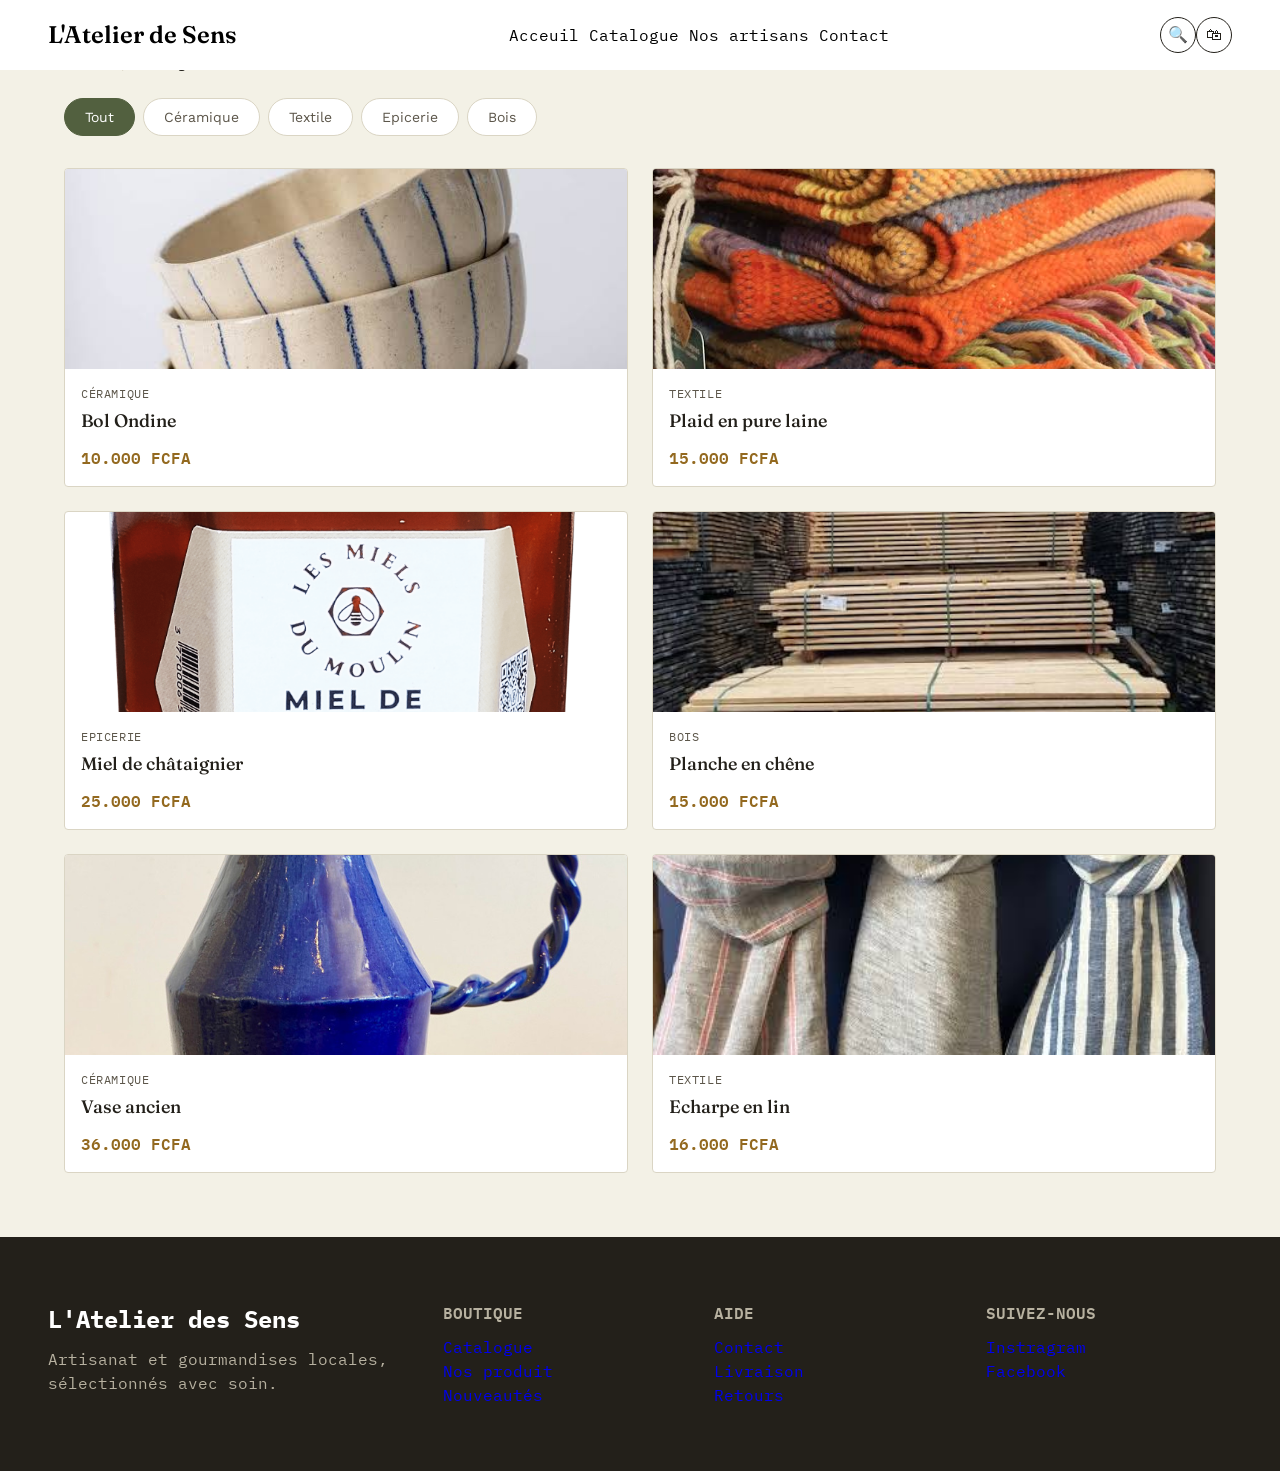
<file: catalogue.html>
<!doctype html>
<html lang="fr">
  <head>
    <meta charset="UTF-8" />
    <meta name="viewport" content="width=device-width, initial-scale=1.0" />
    <title>Catalogue</title>
    <link rel="preconnect" href="https://fonts.googleapis.com" />
    <link
      href="https://fonts.googleapis.com/css2?family=Fraunces:opsz,wght@9..144,400;9..144,500;9..144,600&family=Work+Sans:wght@400;500;600&family=IBM+Plex+Mono:wght@500&display=swap"
      rel="stylesheet"
    />

    <link rel="stylesheet" href="css/catalogue.css" />
    <link rel="stylesheet" href="css/header.css" />
  </head>
  <body class="site">
    <!-- Début en tête de la page : Grasty Ghyvet SAMBA DINAULT -->
    <header class="header-site">
      <div class="logo">
        <a href="index.html">L'Atelier de Sens</a>
      </div>
      <nav>
        <ul class="nav-bar">
          <li><a href="index.html">Acceuil</a></li>
          <li><a href="catalogue.html">Catalogue</a></li>
          <li><a href="produit.html">Nos artisans</a></li>
          <li><a href="#">Contact</a></li>
        </ul>
      </nav>
      <div class="header-actions">
        <div class="action-btn">🔍</div>
        <div class="action-btn">🛍</div>
      </div>
    </header>
    <!-- Fin en tête de la page : Grasty Ghyvet SAMBA DINAULT -->

    <main class="container">
      <section class="breadcrumb" aria-label="fil d'Ariane">
        <a href="index.html">Accueil</a>
        <span class="sep" aria-hidden="true">/</span>
        <span class="current" aria-current="page">Catalogue</span>
      </section>

      <section aria-label="Catalogue des produits">
        <h1 class="visually-hidden">Notre Catalogue</h1>
        <div class="catalog-toolbar">
          <button class="chip active">Tout</button>
          <button class="chip">Céramique</button>
          <button class="chip">Textile</button>
          <button class="chip">Epicerie</button>
          <button class="chip">Bois</button>
        </div>

        <div class="catalog-grid">
          <article class="card">
            <img src="images/bol-ondine.jfif" alt="Bol Ondine" />
            <div class="card-body">
              <p class="cat">Céramique</p>
              <h3>Bol Ondine</h3>
              <p class="price-tag">10.000 FCFA</p>
            </div>
          </article>

          <article class="card">
            <img src="images/plaid-merinos.jfif" alt="Plaid en pure laine" />
            <div class="card-body">
              <p class="cat">Textile</p>
              <h3>Plaid en pure laine</h3>
              <p class="price-tag">15.000 FCFA</p>
            </div>
          </article>

          <article class="card">
            <img src="images/miel-chataignier.png" alt="Miel de châtaignier" />
            <div class="card-body">
              <p class="cat">Epicerie</p>
              <h3>Miel de châtaignier</h3>
              <p class="price-tag">25.000 FCFA</p>
            </div>
          </article>

          <article class="card">
            <img src="images/planche-chene.jfif" alt="Planche en chêne" />
            <div class="card-body">
              <p class="cat">Bois</p>
              <h3>Planche en chêne</h3>
              <p class="price-tag">15.000 FCFA</p>
            </div>
          </article>

          <article class="card">
            <img src="images/vase-anse.jpg" alt="Vase ancien" />
            <div class="card-body">
              <p class="cat">Céramique</p>
              <h3>Vase ancien</h3>
              <p class="price-tag">36.000 FCFA</p>
            </div>
          </article>

          <article class="card">
            <img src="images/echarpe-lin.jfif" alt="Echarpe en lin" />
            <div class="card-body">
              <p class="cat">Textile</p>
              <h3>Echarpe en lin</h3>
              <p class="price-tag">16.000 FCFA</p>
            </div>
          </article>
        </div>
      </section>
    </main>
       <!-- Début pied de la page : Grasty Ghyvet SAMBA DINAULT -->
    <footer>
      <section class="footer-item">
        <h2>L'Atelier des Sens</h2>
        <p class="link-footer bagde">
          Artisanat et gourmandises locales,<br />
          sélectionnés avec soin.
        </p>
      </section>
      <section class="footer-item link-footer">
        <p class="bold">BOUTIQUE</p>
        <ul class="footer-item-list link-footer">
          <li><a href="catalogue.html" class="bagde">Catalogue</a></li>
          <li><a href="produit.html" class="bagde">Nos produit</a></li>
          <li><a href="catalogue.html" class="bagde">Nouveautés</a></li>
        </ul>
      </section>
      <section class="footer-item link-footer">
        <p class="bold">AIDE</p>
        <ul footer-item-list>
          <li><a href="#" class="bagde">Contact</a></li>
          <li><a href="#" class="bagde">Livraison</a></li>
          <li><a href="#" class="bagde">Retours</a></li>
        </ul>
      </section>
      <section class="footer-item link-footer">
        <p class="bold">SUIVEZ-NOUS</p>
        <ul footer-item-list>
          <li><a href="#" class="bagde">Instragram</a></li>
          <li><a href="#" class="bagde">Facebook</a></li>
        </ul>
      </section>
    </footer>
    <!-- Fin pied de la page : Grasty Ghyvet SAMBA DINAULT -->
  </body>
  </body>
</html>
</file>
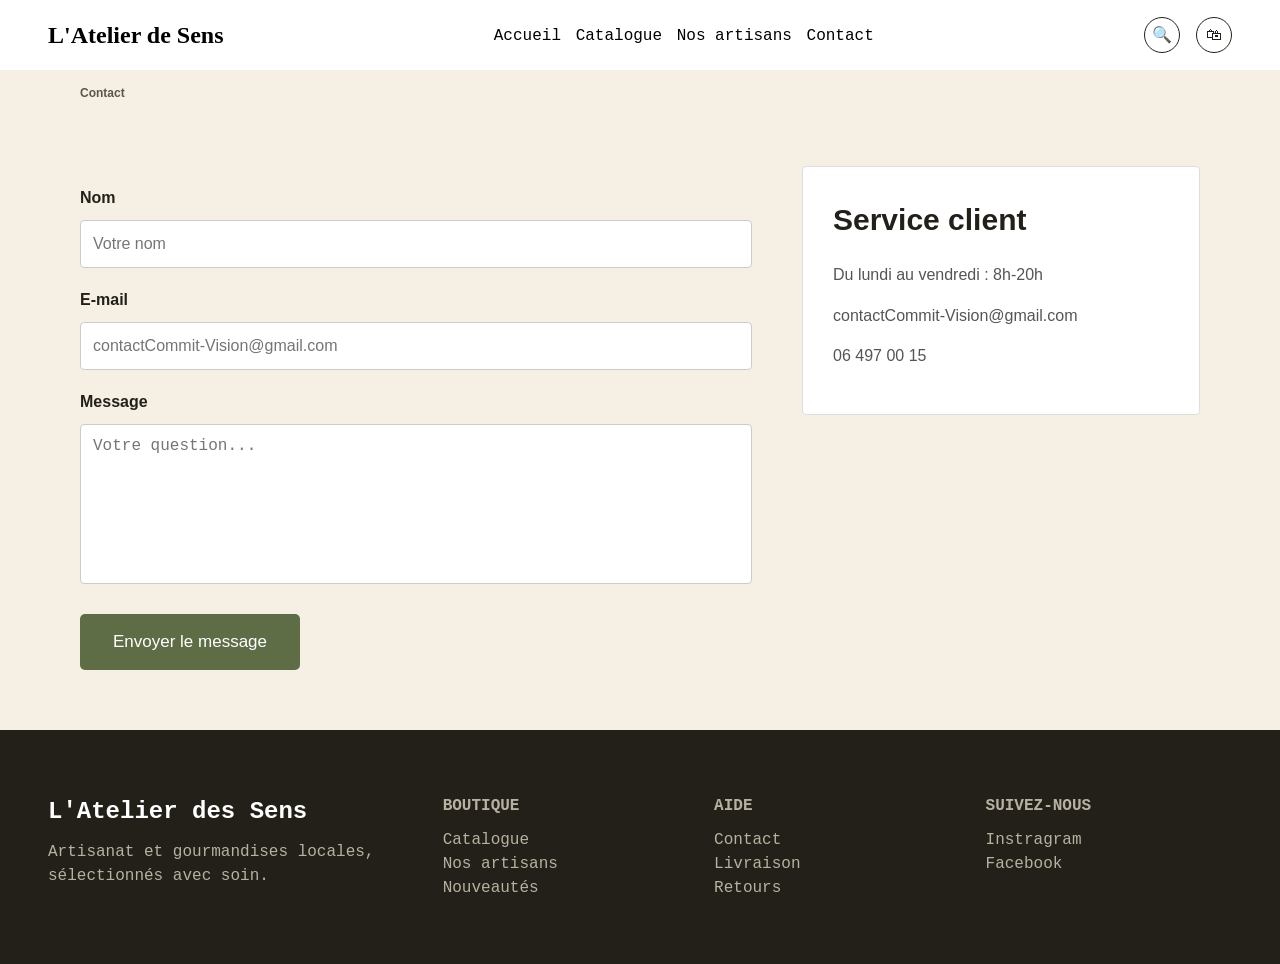
<file: contact.html>
<!DOCTYPE html>
<html lang="fr">

<head>
    <meta charset="UTF-8">
    <meta name="viewport" content="width=device-width, initial-scale=1.0">

    <title>Contact | L'Atelier des Sens</title>

  <link rel="stylesheet" href="contact.css">
  <link rel="stylesheet" href="css/header.css">
  <link rel="stylesheet" href="css/produit.css">

</head>

<body>

     <header class="header-site">
      <div class="logo">
        <a href="#">L'Atelier de Sens</a>
      </div>
      <nav>
        <ul class="nav-bar">
        <li><a href="index.html">Accueil</a></li>
        <li><a href="catalogue.html">Catalogue</a></li>
        <li><a href="artisans.html">Nos artisans</a></li>
         <li><a href="contact.html">Contact</a></li>
        </ul>
      </nav>
      <div class="header-actions">
        <div class="action-btn">🔍</div>
        <div class="action-btn">🛍</div>
      </div>
    </header>


    <main class="contact-page">


        <div class="breadcrumb">

            <strong>Contact</strong>
        </div>

        <section class="contact-container">


            <article class="contact-form">

                <form>

                    <label for="nom">Nom</label>

                    <input
                        type="text"
                        id="nom"
                        placeholder="Votre nom"
                        required>

                    <label for="email">E-mail</label>

                    <input
                        type="email"
                        id="email"
                        placeholder="contactCommit-Vision@gmail.com"
                        required>

                    <label for="message">Message</label>

                    <textarea
                        id="message"
                        rows="8"
                        placeholder="Votre question..."
                        required></textarea>

                    <button type="submit">
                        Envoyer le message
                    </button>

                </form>

            </article>

            

            <aside class="contact-info">

                <h2>Service client</h2>

                <p>Du lundi au vendredi : 8h-20h</p>

                <p>contactCommit-Vision@gmail.com</p>

                <p>06 497 00 15</p>

            </aside>

        </section>

    </main>

    <footer>
      <section class="footer-item">
        <h2>L'Atelier des Sens</h2>
        <p class="link-footer bagde">
          Artisanat et gourmandises locales,<br />
          sélectionnés avec soin.
        </p>
      </section>
      <section class="footer-item link-footer">
        <p class="bold">BOUTIQUE</p>
        <ul class="footer-item-list link-footer">
          <li><a href="#" class="bagde">Catalogue</a></li>
          <li><a href="#" class="bagde">Nos artisans</a></li>
          <li><a href="#" class="bagde">Nouveautés</a></li>
        </ul>
      </section>
      <section class="footer-item link-footer">
        <p class="bold">AIDE</p>
        <ul footer-item-list>
          <li><a href="#" class="bagde">Contact</a></li>
          <li><a href="#" class="bagde">Livraison</a></li>
          <li><a href="#" class="bagde">Retours</a></li>
        </ul>
      </section>
      <section class="footer-item link-footer">
        <p class="bold">SUIVEZ-NOUS</p>
        <ul footer-item-list>
          <li><a href="#" class="bagde">Instragram</a></li>
          <li><a href="#" class="bagde">Facebook</a></li>
        </ul>
      </section>
    </footer>

</body>

</html>
</file>
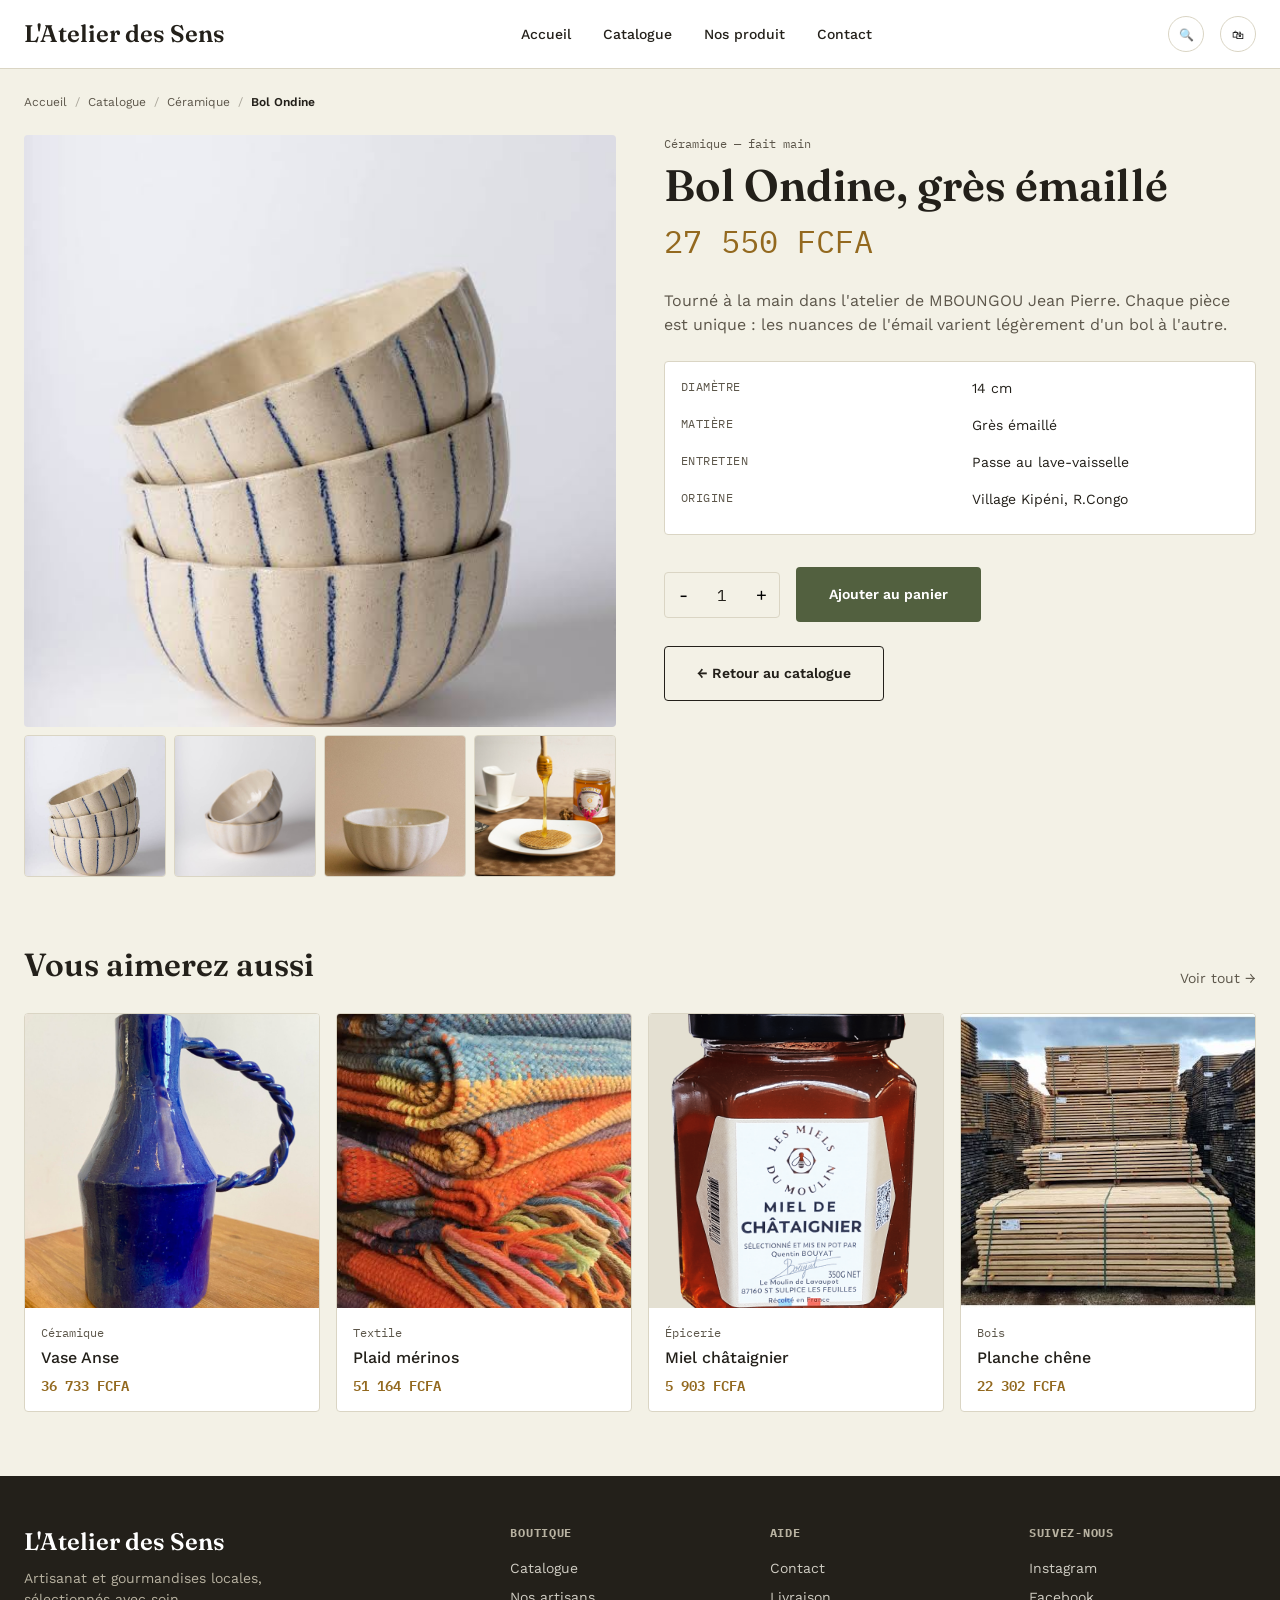
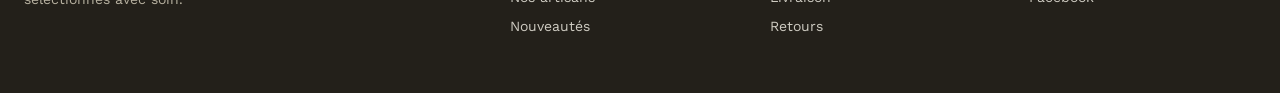
<file: produit.html>
<!doctype html>
<html lang="fr">
  <head>
    <meta charset="UTF-8" />
    <meta name="viewport" content="width=device-width, initial-scale=1.0" />
    <title>Produit — L'Atelier des Sens</title>
    <link rel="preconnect" href="https://fonts.googleapis.com" />
    <link rel="preconnect" href="https://fonts.gstatic.com" crossorigin />
    <link
      href="https://fonts.googleapis.com/css2?family=Fraunces:opsz,wght@9..144,400;9..144,500;9..144,600&family=Work+Sans:wght@400;500;600&family=IBM+Plex+Mono:wght@500&display=swap"
      rel="stylesheet"
    />
    <link rel="stylesheet" href="css/produit.css" />
  </head>
  <body>
    <!-- ============ HEADER ============ -->
    <header class="site-header">
      <div class="container">
        <div class="logo">L'Atelier des Sens</div>
        <nav class="main-nav" aria-label="Navigation principale">
          <ul>
            <li><a href="index.html">Accueil</a></li>
            <li><a href="catalogue.html">Catalogue</a></li>
            <li><a href="produit.html">Nos produit</a></li>
            <li><a href="#">Contact</a></li>
          </ul>
        </nav>
        <div class="header-actions">
          <button class="icon-btn" aria-label="Rechercher">🔍</button>
          <button class="icon-btn" aria-label="Panier">🛍</button>
          <button
            class="burger-btn"
            aria-expanded="false"
            aria-label="Ouvrir le menu"
          >
            ☰
          </button>
        </div>
      </div>
    </header>

    <main class="container">
      <nav class="breadcrumb" aria-label="Fil d'Ariane">
        <a href="index.html">Accueil</a><span class="sep">/</span>
        <a href="catalogue.html">Catalogue</a><span class="sep">/</span>
        <a href="catalogue.html?cat=ceramique">Céramique</a
        ><span class="sep">/</span>
        <span class="current" aria-current="page">Bol Ondine</span>
      </nav>

      <!-- ============ FICHE PRODUIT ============ -->
      <article class="product-detail">
        <!-- Galerie en Grid -->
        <div class="product-gallery">
          <div class="gallery-main">
            <img
              src="images/bol-ondine.jfif"
              alt="Bol Ondine en grès émaillé, vue de face sur fond clair"
              loading="lazy"
            />
          </div>
          <div class="gallery-thumbs">
            <img
              src="images/bol-ondine.jfif"
              alt="Bol Ondine, vue de dessus"
              loading="lazy"
            />
            <img
              src="img/bol-gres-card.jpg"
              alt="Bol Ondine, détail de l'émail"
              loading="lazy"
            />
            <img
              src="img/bol-gres-hero-img.jpg"
              alt="Bol Ondine posé sur une table en bois"
              loading="lazy"
            />
            <img
              src="img/miel.jpg"
              alt="du miel naturel non filtré"
              loading="lazy"
            />
          </div>
        </div>

        <!-- Infos produit -->
        <div class="product-info">
          <p class="cat">Céramique — fait main</p>
          <h1>Bol Ondine, grès émaillé</h1>
          <p class="price">27 550 FCFA</p>
          <p class="desc">
            Tourné à la main dans l'atelier de MBOUNGOU Jean Pierre. Chaque
            pièce est unique : les nuances de l'émail varient légèrement d'un
            bol à l'autre.
          </p>

          <dl class="product-specs">
            <dt>Diamètre</dt>
            <dd>14 cm</dd>
            <dt>Matière</dt>
            <dd>Grès émaillé</dd>
            <dt>Entretien</dt>
            <dd>Passe au lave-vaisselle</dd>
            <dt>Origine</dt>
            <dd>Village Kipéni, R.Congo</dd>
          </dl>

          <div class="product-actions">
            <div class="qty">
              <button type="button" aria-label="Diminuer la quantité">-</button>
              <span>1</span>
              <button type="button" aria-label="Augmenter la quantité">
                +
              </button>
            </div>
            <a href="#" class="btn btn-primary">Ajouter au panier</a>
          </div>

          <a href="catalogue.html" class="btn btn-outline"
            >← Retour au catalogue</a
          >
        </div>
      </article>

      <!-- ============ PRODUITS SIMILAIRES ============ -->
      <section class="section">
        <div class="section-head">
          <h2>Vous aimerez aussi</h2>
          <a href="catalogue.html">Voir tout →</a>
        </div>
        <div class="related-grid">
          <article class="card">
            <img
              src="images/vase-anse.jpg"
              alt="Vase Anse en grès"
              loading="lazy"
            />
            <div class="card-body">
              <p class="cat">Céramique</p>
              <h3>Vase Anse</h3>
              <p class="price-tag">36 733 FCFA</p>
            </div>
          </article>
          <article class="card">
            <img
              src="images/plaid-merinos.jfif"
              alt="Plaid en laine mérinos plié"
              loading="lazy"
            />
            <div class="card-body">
              <p class="cat">Textile</p>
              <h3>Plaid mérinos</h3>
              <p class="price-tag">51 164 FCFA</p>
            </div>
          </article>
          <article class="card">
            <img
              src="images/miel-chataignier.png"
              alt="Pot de miel de châtaignier"
              loading="lazy"
            />
            <div class="card-body">
              <p class="cat">Épicerie</p>
              <h3>Miel châtaignier</h3>
              <p class="price-tag">5 903 FCFA</p>
            </div>
          </article>
          <article class="card">
            <img
              src="images/planche-chene.jfif"
              alt="Planche à découper en chêne massif"
              loading="lazy"
            />
            <div class="card-body">
              <p class="cat">Bois</p>
              <h3>Planche chêne</h3>
              <p class="price-tag">22 302 FCFA</p>
            </div>
          </article>
        </div>
      </section>
    </main>

    <!-- ============ FOOTER ============ -->
    <footer class="site-footer">
      <div class="container footer-grid">
        <div>
          <div class="logo">L'Atelier des Sens</div>
          <p>Artisanat et gourmandises locales, sélectionnés avec soin.</p>
        </div>
        <div>
          <h4>Boutique</h4>
          <ul>
            <li>Catalogue</li>
            <li>Nos artisans</li>
            <li>Nouveautés</li>
          </ul>
        </div>
        <div>
          <h4>Aide</h4>
          <ul>
            <li>Contact</li>
            <li>Livraison</li>
            <li>Retours</li>
          </ul>
        </div>
        <div>
          <h4>Suivez-nous</h4>
          <ul>
            <li>Instagram</li>
            <li>Facebook</li>
          </ul>
        </div>
      </div>
    </footer>
  </body>
</html>
</file>
<file: css/catalogue.css>
:root {
  --color-bg: #f3f1e6;
  --color-surface: #ffffff;
  --color-ink: #23201a;
  --color-ink-soft: #5c564a;
  --color-primary: #52603f;
  --color-primary-dark: #3b4630;
  --color-accent: #b9862e;
  --color-accent-dark: #93691f;
  --color-line: #dad5c4;
  --color-danger: #8c3b3b;

  --fs-xs: 0.75rem;
  --fs-sm: 0.875rem;
  --fs-base: 1rem;
  --fs-md: 1.125rem;
  --fs-lg: 1.5rem;
  --fs-xl: 2rem;
  --fs-2xl: 2.75rem;
  --fs-3xl: 3.5rem;

  --font-display: "Fraunces", serif;
  --font-body: "Work Sans", sans-serif;
  --font-mono: "IBM Plex Mono", monospace;

  --sp-1: 4px;
  --sp-2: 8px;
  --sp-3: 16px;
  --sp-4: 24px;
  --sp-5: 32px;
  --sp-6: 48px;
  --sp-7: 64px;
  --sp-8: 96px;

  --container: 1200px;
}
*,
*::before,
*::after {
  box-sizing: border-box;
  margin: 0;
  padding: 0;
}

body {
  background-color: var(--color-bg);
  color: var(--color-ink);
  font-family: var(--font-body);
  font-size: var(--fs-base);
  line-height: 1.5;
}

img {
  max-width: 100%;
  display: block;
}

.container {
  max-width: var(--container);
  margin-inline: auto;
  margin-top: 2rem;
  padding-inline: 24px;
}

.visually-hidden {
  position: absolute;
  width: 1px;
  height: 1px;
  padding: 0;
  margin: -1px;
  overflow: hidden;
  clip: rect(0, 0, 0, 0);
  white-space: nowrap;
  border: 0;
}

.breadcrumb {
  display: flex;
  align-items: center;
  gap: var(--sp-2);
  font-size: var(--fs-xs);
  font-family: var(--font-mono);
  padding-block: var(--sp-4);
}
.breadcrumb a {
  color: var(--color-ink-soft);
  text-decoration: none;
}
.breadcrumb a:hover {
  color: var(--color-primary);
  text-decoration: underline;
}
.breadcrumb .sep {
  color: var(--color-line);
}
.breadcrumb .current {
  color: var(--color-ink);
}

.catalog-toolbar {
  display: flex;
  flex-wrap: wrap;
  gap: var(--sp-2);
  margin-bottom: var(--sp-5);
}
.chip {
  display: inline-block;
  /* padding: var(--sp-2) var(--SP-4); */
  padding: 10px 20px;
  background-color: var(--color-surface);
  border: 1px solid var(--color-line);
  border-radius: 20px;
  font-size: var(--fs-sm);
  font-family: var(--ff-body);
  color: var(--color-ink-soft);
  cursor: pointer;
  transition: all 0.2s ease;
}
.chip.active,
.chip:hover {
  background-color: var(--color-primary);
  color: #ffffff;
  border-color: var(--color-primary);
}

.catalog-grid {
  display: grid;
  grid-template-columns: repeat(auto-fill, minmax(220px, 1fr));
  gap: var(--sp-4);
  margin-bottom: var(--sp-7);
}

.card {
  background: var(--color-surface);
  border: 1px solid var(--color-line);
  border-radius: 4px;
  display: flex;
  flex-direction: column;
  overflow: hidden;
  text-decoration: none;
  color: inherit;
  transition:
    transform 0.2s ease,
    box-shadow 0.15s ease;
}
.card:hover {
  transform: translateY(-2px);
  box-shadow: 0 4px 12px rgba(35, 32, 26, 0.1);
}
.card img {
  width: 100%;
  aspect-ratio: 1 / 1;
  object-fit: cover;
}
.card-body {
  padding: var(--sp-3);
  display: flex;
  flex-direction: column;
  gap: var(--sp-1);
}
.card .cat {
  font-size: var(--fs-xs);
  font-family: var(--font-mono);
  color: var(--color-ink-soft);
  text-transform: uppercase;
  letter-spacing: 0.05em;
}
.card h3 {
  font-family: var(--font-display);
  font-size: var(--fs-md);
  color: var(--color-ink);
  margin: 0;
  font-weight: 500;
}
.card .price-tag {
  font-family: var(--font-mono);
  font-weight: 600;
  color: var(--color-accent-dark);
  margin-top: var(--sp-2);
  font-size: var(--fs-base);
}

/* -----------media querries Karene Moussounda------------ */
@media (min-width: 768px) {
  .catalog-grid {
    grid-template-columns: repeat(2, 1fr);
  }
  .card img {
    width: 100%;
    height: 200px;
    object-fit: cover;
    display: block;
  }
}
</file>
<file: css/header.css>
* {
  list-style: none;
  text-decoration: none;
}

header a {
  color: black;
}

.header-site {
  display: flex;
  justify-content: space-between;
  align-items: center;
  flex-wrap: wrap;
  padding-inline: var(--sp-6);
  background-color: var(--color-surface);
  min-height: 70px;
  width: 100%;
  position: fixed;
  top: 0;
  z-index: 100;
}

.logo a {
  font-family: var(--font-display);
  font-size: var(--fs-lg);
  font-weight: 600;
}

.nav-bar {
  width: 380px;
  display: flex;
  justify-content: space-between;
}

.nav-bar li a {
  font-size: var(--fs-size-sm);
  font-family: var(--font-mono);
}

.header-actions {
  display: flex;
  gap: var(--fs-size-sm);
}

.action-btn {
  width: 36px;
  height: 36px;
  display: flex;
  align-items: center;
  justify-content: center;
  border: 1px solid var(--color-ink);
  border-radius: 100px;
}

/*Footer*/
footer {
  display: grid;
  grid-template-columns: repeat(2, 1fr);
  gap: 25px;
  padding: var(--sp-7) var(--sp-6);
  background-color: var(--color-ink);
  color: var(--color-surface);
}

.footer-item {
  display: flex;
  flex-direction: column;
  gap: 10px;
  font-family: var(--font-mono);
}

.footer-item-list {
  display: flex;
  flex-direction: column;
}

.link-footer {
  color: #b7b1a0;
}

.bold {
  font-weight: 600;
}

.bagde {
  font-size: var(--fs-size-sm);
}

/*Tablette*/
@media (min-width: 768px) {
  footer {
    grid-template-columns: 1.5fr repeat(3, 1fr);
  }
}
</file>
<file: contact.css>
/* Fond */

.contact-page{

    background:#F5F0E3;

    padding:60px 80px;

}


/* Fil d'Ariane */

.breadcrumb{

    margin-bottom:40px;

    font-size:15px;

}

.breadcrumb a{

    text-decoration:none;

    color:#6d6d6d;

}

.breadcrumb span{

    margin:0 8px;

}


/* Mise en page */

.contact-container{

    display:flex;

    justify-content:space-between;

    gap:50px;

    align-items:flex-start;

}


/* Formulaire */

.contact-form{

    flex:2;

}

.contact-form form{

    display:flex;

    flex-direction:column;

}

.contact-form label{

    font-weight:bold;

    margin-bottom:10px;

    margin-top:20px;

}

.contact-form input{

    height:48px;

    padding:12px;

    border:1px solid #ccc;

    border-radius:4px;

    font-size:16px;

}

.contact-form textarea{

    height:160px;

    padding:12px;

    border:1px solid #ccc;

    border-radius:4px;

    resize:none;

    font-size:16px;

}

.contact-form button{

    width:220px;

    margin-top:30px;

    padding:18px;

    border:none;

    border-radius:5px;

    background:#5F6D47;

    color:white;

    font-size:17px;

    cursor:pointer;

    transition:.3s;

}

.contact-form button:hover{

    background:#495437;

}


/* Carte */

.contact-info{

    flex:1;

    background:white;

    border:1px solid #ddd;

    padding:30px;

    border-radius:4px;

}

.contact-info h2{

    margin-bottom:20px;

    font-size:30px;

}

.contact-info p{

    margin-bottom:15px;

    color:#555;

    line-height:1.6;

}

/* Tablette */

@media (max-width:768px){

.contact-container{

flex-direction:column;

}

.contact-form{

width:100%;

}

.contact-info{

width:100%;

}

.contact-form button{

width:100%;

}

}


/* Mobile */

@media (max-width:375px){

.contact-page{

padding:30px 20px;

}

.contact-info{

padding:20px;

}

}
</file>
<file: css/produit.css>
/* =========================================================
   VARIABLES — charte graphique
   ========================================================= */
:root{
  --color-bg:            #F3F1E6;
  --color-surface:       #FFFFFF;
  --color-ink:           #23201A;
  --color-ink-soft:      #5C564A;
  --color-primary:       #52603F;
  --color-primary-dark:  #3B4630;
  --color-accent:        #B9862E;
  --color-accent-dark:   #93691F;
  --color-line:          #DAD5C4;
  --color-danger:        #8C3B3B;

  --font-display: 'Fraunces', serif;
  --font-body: 'Work Sans', sans-serif;
  --font-mono: 'IBM Plex Mono', monospace;

  --fs-xs: 0.75rem;
  --fs-sm: 0.875rem;
  --fs-base: 1rem;
  --fs-md: 1.125rem;
  --fs-lg: 1.5rem;
  --fs-xl: 2rem;
  --fs-2xl: 2.75rem;

  --sp-1: 4px;
  --sp-2: 8px;
  --sp-3: 16px;
  --sp-4: 24px;
  --sp-5: 32px;
  --sp-6: 48px;
  --sp-7: 64px;

  --radius: 4px;
  --container: 1200px;
  --shadow: 0 2px 8px rgba(35,32,26,0.08);
}

*{ box-sizing:border-box; margin:0; padding:0; }
body{
  background:var(--color-bg);
  color:var(--color-ink);
  font-family:var(--font-body);
  font-size:var(--fs-base);
  line-height:1.5;
  overflow-x:hidden;
}
img{ max-width:100%; display:block; background:#e4e0d2; height:auto; }
a{ color:inherit; text-decoration:none; }
ul{ list-style:none; }

.container{
  max-width:var(--container);
  margin-inline:auto;
  padding-inline:var(--sp-4);
}

/* =========================================================
   HEADER — Flexbox
   ========================================================= */
header.site-header{
  background:var(--color-surface);
  border-bottom:1px solid var(--color-line);
}
.site-header .container{
  display:flex;
  align-items:center;
  justify-content:space-between;
  gap:var(--sp-4);
  padding-block:var(--sp-3);
}
.logo{
  font-family:var(--font-display);
  font-size:var(--fs-lg);
  font-weight:600;
  flex-shrink:0;
}
.main-nav ul{
  display:flex;
  gap:var(--sp-5);
  font-size:var(--fs-sm);
  font-weight:500;
}
.main-nav a:hover{ color:var(--color-accent-dark); }
.header-actions{
  display:flex;
  align-items:center;
  gap:var(--sp-3);
  flex-shrink:0;
}
.icon-btn{
  width:36px; height:36px;
  display:flex; align-items:center; justify-content:center;
  border:1px solid var(--color-line);
  border-radius:100px;
  font-family:var(--font-mono);
  font-size:var(--fs-xs);
  cursor:pointer;
  background:transparent;
  transition:background 0.2s ease;
}
.icon-btn:hover{
  background:var(--color-bg);
}

/* Bouton burger — masqué par défaut */
.burger-btn{
  display:none;
  width:36px; height:36px;
  align-items:center; justify-content:center;
  background:none; border:1px solid var(--color-line); border-radius:100px;
  font-size:var(--fs-md); cursor:pointer;
}
.burger-btn:hover{
  background:var(--color-bg);
}

/* =========================================================
   FIL D'ARIANE — Flexbox
   ========================================================= */
.breadcrumb{
  display:flex;
  align-items:center;
  flex-wrap:wrap;
  gap:var(--sp-2);
  font-size:var(--fs-xs);
  color:var(--color-ink-soft);
  padding-block:var(--sp-4);
}
.breadcrumb .sep{ opacity:.5; }
.breadcrumb .current{ color:var(--color-ink); font-weight:600; }

/* =========================================================
   FICHE PRODUIT — Flexbox + Grid
   ========================================================= */
.product-detail{
  display:flex;
  gap:var(--sp-6);
  padding-bottom:var(--sp-7);
}

/* Galerie en Grid */
.product-gallery{
  flex:1 1 50%;
  min-width:0;
  display:grid;
  grid-template-columns:1fr;
  gap:var(--sp-2);
}
.gallery-main{
  background:var(--color-surface);
  border-radius:var(--radius);
  overflow:hidden;
}
.gallery-main img{
  width:100%;
  aspect-ratio:1/1;
  object-fit:cover;
  display:block;
}
.gallery-thumbs{
  display:grid;
  grid-template-columns:repeat(4, 1fr);
  gap:var(--sp-2);
}
.gallery-thumbs img{
  width:100%;
  aspect-ratio:1/1;
  object-fit:cover;
  border-radius:var(--radius);
  border:1px solid var(--color-line);
  cursor:pointer;
  transition:border-color 0.2s ease;
}
.gallery-thumbs img:hover{
  border-color:var(--color-accent);
}

.product-info{
  flex:1 1 50%;
  min-width:0;
  display:flex;
  flex-direction:column;
}
.product-info .cat{
  font-family:var(--font-mono);
  font-size:var(--fs-xs);
  color:var(--color-ink-soft);
}
.product-info h1{
  font-family:var(--font-display);
  font-size:var(--fs-2xl);
  font-weight:600;
  line-height:1.1;
  margin-block:var(--sp-2);
}
.product-info .price{
  font-family:var(--font-mono);
  font-size:var(--fs-xl);
  color:var(--color-accent-dark);
  margin-bottom:var(--sp-4);
}
.product-info .desc{
  color:var(--color-ink-soft);
  max-width:60ch;
  margin-bottom:var(--sp-4);
}

/* Caractéristiques du produit — Grid en 2 colonnes */
.product-specs{
  display:grid;
  grid-template-columns:1fr 1fr;
  gap:var(--sp-2) var(--sp-4);
  margin-bottom:var(--sp-5);
  padding:var(--sp-3);
  background:var(--color-surface);
  border:1px solid var(--color-line);
  border-radius:var(--radius);
}
.product-specs dt{
  font-family:var(--font-mono);
  font-size:var(--fs-xs);
  color:var(--color-ink-soft);
  text-transform:uppercase;
  letter-spacing:.04em;
}
.product-specs dd{
  font-size:var(--fs-sm);
  margin-bottom:var(--sp-2);
}

/* Actions — Flexbox */
.product-actions{
  display:flex;
  align-items:center;
  gap:var(--sp-3);
  margin-bottom:var(--sp-4);
  flex-wrap:wrap;
}
.qty{
  display:flex;
  align-items:center;
  border:1px solid var(--color-line);
  border-radius:var(--radius);
  flex-shrink:0;
}
.qty button{
  width:36px; height:44px;
  background:none; border:none;
  font-size:var(--fs-md); font-family:var(--font-body);
  cursor:pointer;
  transition:background 0.2s ease;
}
.qty button:hover{
  background:var(--color-bg);
}
.qty span{
  padding-inline:var(--sp-3);
  font-family:var(--font-mono);
  min-width:30px;
  text-align:center;
}

.btn{
  display:inline-flex;
  align-items:center;
  justify-content:center;
  gap:var(--sp-2);
  padding:var(--sp-3) var(--sp-5);
  border-radius:var(--radius);
  font-weight:600;
  font-size:var(--fs-sm);
  border:1px solid transparent;
  cursor:pointer;
  font-family:var(--font-body);
  transition:all 0.2s ease;
  text-align:center;
}
.btn-primary{
  background:var(--color-primary);
  color:#fff;
}
.btn-primary:hover{
  background:var(--color-primary-dark);
  transform:translateY(-1px);
}
.btn-outline{
  background:transparent;
  border-color:var(--color-ink);
  color:var(--color-ink);
  align-self:flex-start;
}
.btn-outline:hover{
  background:var(--color-ink);
  color:#fff;
}
.btn:focus-visible{
  outline:2px solid var(--color-primary);
  outline-offset:2px;
}

/* =========================================================
   PRODUITS SIMILAIRES — Grid
   ========================================================= */
.section{ padding-bottom:var(--sp-7); }
.section-head{
  display:flex;
  justify-content:space-between;
  align-items:flex-end;
  margin-bottom:var(--sp-4);
  flex-wrap:wrap;
  gap:var(--sp-2);
}
.section-head h2{
  font-family:var(--font-display);
  font-size:var(--fs-xl);
  font-weight:600;
}
.section-head a{
  font-size:var(--fs-sm);
  color:var(--color-ink-soft);
  transition:color 0.2s ease;
}
.section-head a:hover{
  color:var(--color-accent-dark);
}
.related-grid{
  display:grid;
  grid-template-columns:repeat(4, 1fr);
  gap:var(--sp-3);
}
.card{
  background:var(--color-surface);
  border:1px solid var(--color-line);
  border-radius:var(--radius);
  overflow:hidden;
  display:flex;
  flex-direction:column;
  transition:all 0.3s ease;
}
.card img{
  width:100%;
  aspect-ratio:1/1;
  object-fit:cover;
  background:#e4e0d2;
}
.card-body{
  padding:var(--sp-3);
  flex:1;
  display:flex;
  flex-direction:column;
}
.card-body .cat{
  font-family:var(--font-mono);
  font-size:var(--fs-xs);
  color:var(--color-ink-soft);
}
.card-body h3{
  font-size:var(--fs-base);
  font-weight:500;
  margin-block:var(--sp-1);
}
.price-tag{
  font-family:var(--font-mono);
  font-size:var(--fs-sm);
  font-weight:600;
  color:var(--color-accent-dark);
  margin-top:auto;
}
.card:hover{
  box-shadow:var(--shadow);
  transform:translateY(-4px);
}

/* =========================================================
   FOOTER — Grid
   ========================================================= */
footer.site-footer{
  background:var(--color-ink);
  color:#EDEAE0;
  padding-block:var(--sp-6);
}
.footer-grid{
  display:grid;
  grid-template-columns:2fr 1fr 1fr 1fr;
  gap:var(--sp-5);
}
.footer-grid .logo{
  color:#fff;
  font-size:var(--fs-lg);
}
.footer-grid p{
  margin-top:var(--sp-2);
  font-size:var(--fs-sm);
  color:#B7B1A0;
  max-width:32ch;
}
.footer-grid h4{
  font-family:var(--font-mono);
  font-size:var(--fs-xs);
  text-transform:uppercase;
  letter-spacing:.06em;
  margin-bottom:var(--sp-3);
  color:#B7B1A0;
}
.footer-grid li{
  font-size:var(--fs-sm);
  margin-bottom:var(--sp-2);
  opacity:.85;
  cursor:pointer;
  transition:opacity 0.2s ease;
}
.footer-grid li:hover{
  opacity:1;
  color:var(--color-bg);
}

/* =========================================================
   RESPONSIVE — @media max-width
   ========================================================= */

/* ---- 1280px et moins ---- */
@media (max-width: 1280px){
  .container{
    max-width:100%;
    padding-inline:var(--sp-4);
  }
  .related-grid{
    grid-template-columns:repeat(4, 1fr);
    gap:var(--sp-3);
  }
}

/* ---- 1024px : ajustement intermédiaire ---- */
@media (max-width: 1024px){
  .product-detail{
    gap:var(--sp-5);
  }
  .related-grid{
    grid-template-columns:repeat(3, 1fr);
  }
}

/* ---- 768px et moins : tablette ---- */
@media (max-width: 768px){
  .main-nav{
    display:none;
  }
  .burger-btn{
    display:flex;
  }
  .site-header .container{
    padding-block:var(--sp-2);
  }
  .logo{
    font-size:var(--fs-md);
  }
  .icon-btn{
    width:32px;
    height:32px;
    font-size:10px;
  }

  .breadcrumb{
    font-size:10px;
    padding-block:var(--sp-3);
  }

  .product-detail{
    flex-direction:column;
    gap:var(--sp-4);
    padding-bottom:var(--sp-6);
  }
  .product-gallery,
  .product-info{
    flex:1 1 auto;
  }
  .product-info h1{
    font-size:var(--fs-xl);
  }
  .product-info .price{
    font-size:var(--fs-lg);
  }
  .gallery-thumbs{
    grid-template-columns:repeat(4, 1fr);
  }

  .related-grid{
    grid-template-columns:repeat(2, 1fr);
    gap:var(--sp-2);
  }
  .section-head h2{
    font-size:var(--fs-lg);
  }

  .footer-grid{
    grid-template-columns:1fr 1fr;
    gap:var(--sp-4);
  }
}

/* =========================================================
   SPÉCIAL 375px — RÉGLAGE FIN POUR PETITS ÉCRANS
   ========================================================= */
@media (max-width: 430px){
  .container{
    padding-inline:var(--sp-2);
  }

  /* --- HEADER --- */
  .site-header .container{
    padding-block:var(--sp-1);
    gap:var(--sp-2);
  }
  .logo{
    font-size:calc(var(--fs-sm) + 2px);
    letter-spacing:-0.01em;
  }
  .icon-btn{
    width:28px;
    height:28px;
    font-size:9px;
    border-radius:50%;
  }
  .burger-btn{
    width:28px;
    height:28px;
    font-size:calc(var(--fs-sm) - 2px);
  }
  .header-actions{
    gap:var(--sp-1);
  }

  /* --- FIL D'ARIANE --- */
  .breadcrumb{
    font-size:9px;
    padding-block:var(--sp-2);
    gap:var(--sp-1);
  }
  .breadcrumb .sep{
    padding-inline:0;
  }

  /* --- FICHE PRODUIT --- */
  .product-detail{
    gap:var(--sp-3);
    padding-bottom:var(--sp-5);
  }

  .product-info .cat{
    font-size:9px;
  }
  .product-info h1{
    font-size:var(--fs-lg);
    margin-block:var(--sp-1);
    line-height:1.15;
  }
  .product-info .price{
    font-size:var(--fs-md);
    margin-bottom:var(--sp-2);
  }
  .product-info .desc{
    font-size:var(--fs-sm);
    margin-bottom:var(--sp-3);
  }

  /* --- GALERIE --- */
  .gallery-thumbs{
    grid-template-columns:repeat(4, 1fr);
    gap:var(--sp-1);
  }
  .gallery-thumbs img{
    border-width:1px;
  }

  /* --- SPÉCIFICATIONS --- */
  .product-specs{
    grid-template-columns:1fr;
    gap:var(--sp-1) var(--sp-2);
    padding:var(--sp-2);
    margin-bottom:var(--sp-3);
  }
  .product-specs dt{
    font-size:9px;
    margin-bottom:0;
  }
  .product-specs dd{
    font-size:var(--fs-xs);
    margin-bottom:var(--sp-1);
  }
  /* On aligne les paires sur 2 colonnes pour gagner de la place */
  .product-specs{
    grid-template-columns:1fr 1fr;
  }
  .product-specs dt{
    grid-column:1 / 2;
  }
  .product-specs dd{
    grid-column:2 / 3;
    text-align:right;
  }
  /* Sauf que chaque paire occupe une ligne, on réorganise */
  .product-specs{
    grid-template-columns:1fr 1fr;
    gap:var(--sp-1) var(--sp-3);
  }

  /* --- ACTIONS --- */
  .product-actions{
    flex-direction:column;
    align-items:stretch;
    gap:var(--sp-2);
    margin-bottom:var(--sp-3);
  }
  .qty{
    justify-content:center;
    align-self:center;
    width:fit-content;
  }
  .qty button{
    width:32px;
    height:38px;
    font-size:var(--fs-sm);
  }
  .qty span{
    padding-inline:var(--sp-2);
    min-width:24px;
    font-size:var(--fs-sm);
  }
  .btn{
    padding:var(--sp-2) var(--sp-4);
    font-size:var(--fs-xs);
    width:100%;
    justify-content:center;
  }
  .btn-outline{
    align-self:stretch;
    text-align:center;
  }

  /* --- PRODUITS SIMILAIRES --- */
  .related-grid{
    grid-template-columns:1fr 1fr;
    gap:var(--sp-2);
  }
  .section{
    padding-bottom:var(--sp-5);
  }
  .section-head h2{
    font-size:var(--fs-md);
  }
  .section-head a{
    font-size:var(--fs-xs);
  }
  .card-body{
    padding:var(--sp-2);
  }
  .card-body .cat{
    font-size:9px;
  }
  .card-body h3{
    font-size:var(--fs-sm);
    margin-block:var(--sp-1);
  }
  .price-tag{
    font-size:var(--fs-xs);
  }

  /* --- FOOTER --- */
  .footer-grid{
    grid-template-columns:1fr 1fr;
    gap:var(--sp-3);
    text-align:left;
  }
  .footer-grid .logo{
    font-size:var(--fs-md);
    text-align:left;
  }
  .footer-grid p{
    max-width:100%;
    margin-inline:0;
    font-size:var(--fs-xs);
  }
  .footer-grid h4{
    font-size:9px;
    margin-bottom:var(--sp-2);
  }
  .footer-grid li{
    font-size:var(--fs-xs);
    margin-bottom:var(--sp-1);
  }
  footer.site-footer{
    padding-block:var(--sp-4);
  }

  /* On passe le premier élément en full width */
  .footer-grid > div:first-child{
    grid-column:1 / -1;
  }
}

/* =========================================================
   CAS PARTICULIER : 375px EXACT
   ========================================================= */
@media (max-width: 375px){
  .container{
    padding-inline:var(--sp-1);
  }

  .logo{
    font-size:calc(var(--fs-sm) - 1px);
  }
  .icon-btn{
    width:24px;
    height:24px;
    font-size:8px;
  }
  .burger-btn{
    width:24px;
    height:24px;
    font-size:10px;
  }

  .product-info h1{
    font-size:calc(var(--fs-md) + 2px);
  }

  .product-specs{
    gap:var(--sp-1) var(--sp-2);
    padding:var(--sp-1) var(--sp-2);
  }
  .product-specs dt{
    font-size:8px;
  }
  .product-specs dd{
    font-size:calc(var(--fs-xs) - 1px);
  }

  .qty button{
    width:28px;
    height:34px;
    font-size:var(--fs-xs);
  }
  .qty span{
    padding-inline:var(--sp-1);
    min-width:20px;
    font-size:var(--fs-xs);
  }

  .btn{
    padding:var(--sp-1) var(--sp-3);
    font-size:calc(var(--fs-xs) - 1px);
  }

  .related-grid{
    gap:var(--sp-1);
  }
  .card-body{
    padding:var(--sp-1);
  }
  .card-body .cat{
    font-size:8px;
  }
  .card-body h3{
    font-size:calc(var(--fs-sm) - 1px);
  }
  .price-tag{
    font-size:calc(var(--fs-xs) - 1px);
  }

  .footer-grid{
    gap:var(--sp-2);
  }
  .footer-grid .logo{
    font-size:var(--fs-sm);
  }
  .footer-grid p{
    font-size:calc(var(--fs-xs) - 1px);
  }
  .footer-grid h4{
    font-size:8px;
  }
  .footer-grid li{
    font-size:calc(var(--fs-xs) - 1px);
  }
}
</file>
